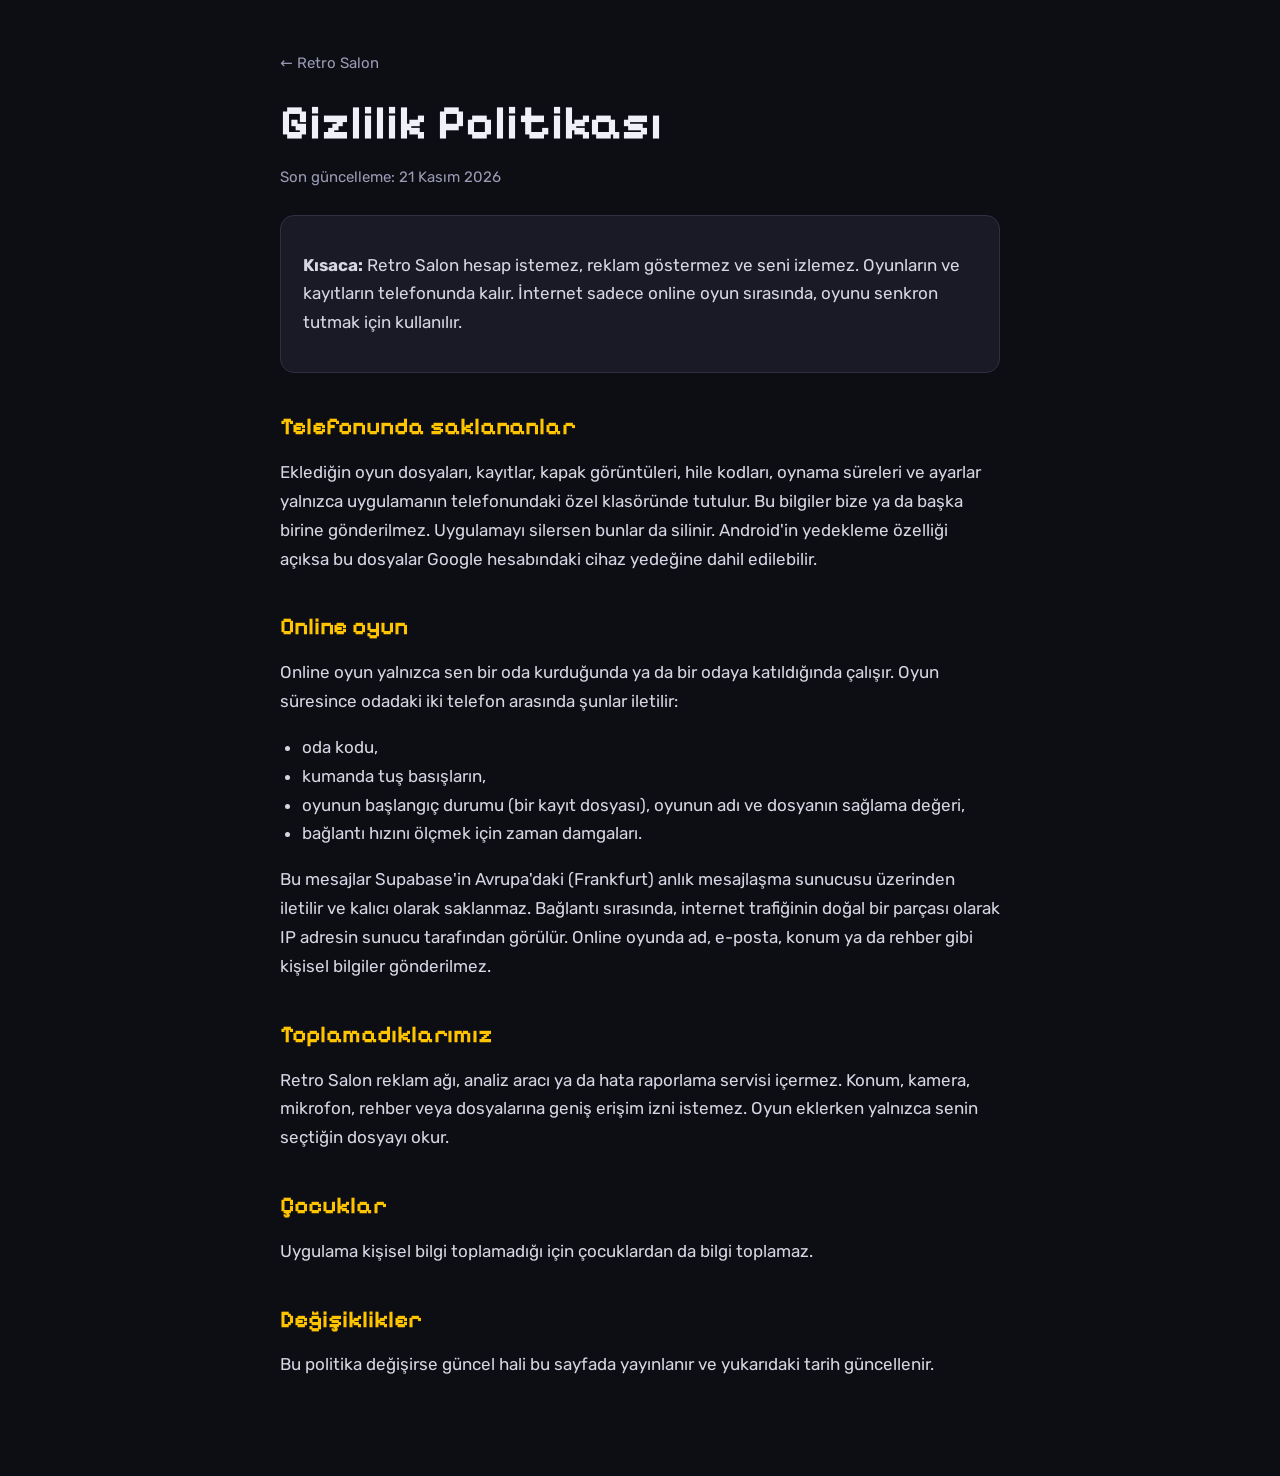
<file: website/gizlilik.html>
<!doctype html>
<html lang="tr">
<head>
<meta charset="utf-8">
<meta name="viewport" content="width=device-width, initial-scale=1, viewport-fit=cover">
<title>Gizlilik Politikası · Retro Salon</title>
<meta name="description" content="Retro Salon gizlilik politikası.">
<meta name="theme-color" content="#0d0d14">
<link rel="icon" href="/assets/favicon.png">
<link rel="stylesheet" href="https://fonts.googleapis.com/css2?family=Pixelify+Sans:wght@700&family=Rubik:wght@400;500;700&display=swap">
<style>
:root { --bg:#0d0d14; --surface:#1a1a26; --line:#2f2f44; --text:#f0f0f8; --dim:#9a9ab4; --red:#e63946; --gold:#ffc400; color-scheme: dark; }
* { box-sizing: border-box; }
body { margin:0; background:var(--bg); color:var(--text); font:400 17px/1.7 "Rubik", system-ui, sans-serif; }
main { max-width: 760px; margin: 0 auto; padding-block: 48px 80px; padding-left: max(20px, env(safe-area-inset-left, 0px)); padding-right: max(20px, env(safe-area-inset-right, 0px)); }
a { color: var(--gold); }
.back { color: var(--dim); text-decoration: none; font-size: 15px; }
h1, h2 { font-family: "Pixelify Sans", "Courier New", monospace; line-height: 1.15; text-wrap: balance; }
h1 { font-size: clamp(34px, 6vw, 48px); margin: 18px 0 6px; }
h2 { font-size: 24px; margin: 40px 0 8px; color: var(--gold); }
p, li { color: #d6d6e4; }
.meta { color: var(--dim); font-size: 15px; }
.box { background: var(--surface); border: 1px solid var(--line); border-radius: 14px; padding: 18px 22px; margin-top: 24px; }
ul { padding-left: 22px; }
</style>
</head>
<body>
<main>
  <a class="back" href="/">← Retro Salon</a>
  <h1>Gizlilik Politikası</h1>
  <p class="meta">Son güncelleme: 21 Kasım 2026</p>

  <div class="box"><p><strong>Kısaca:</strong> Retro Salon hesap istemez, reklam göstermez ve seni izlemez. Oyunların ve kayıtların telefonunda kalır. İnternet sadece online oyun sırasında, oyunu senkron tutmak için kullanılır.</p></div>

  <h2>Telefonunda saklananlar</h2>
  <p>Eklediğin oyun dosyaları, kayıtlar, kapak görüntüleri, hile kodları, oynama süreleri ve ayarlar yalnızca uygulamanın telefonundaki özel klasöründe tutulur. Bu bilgiler bize ya da başka birine gönderilmez. Uygulamayı silersen bunlar da silinir. Android'in yedekleme özelliği açıksa bu dosyalar Google hesabındaki cihaz yedeğine dahil edilebilir.</p>

  <h2>Online oyun</h2>
  <p>Online oyun yalnızca sen bir oda kurduğunda ya da bir odaya katıldığında çalışır. Oyun süresince odadaki iki telefon arasında şunlar iletilir:</p>
  <ul>
    <li>oda kodu,</li>
    <li>kumanda tuş basışların,</li>
    <li>oyunun başlangıç durumu (bir kayıt dosyası), oyunun adı ve dosyanın sağlama değeri,</li>
    <li>bağlantı hızını ölçmek için zaman damgaları.</li>
  </ul>
  <p>Bu mesajlar Supabase'in Avrupa'daki (Frankfurt) anlık mesajlaşma sunucusu üzerinden iletilir ve kalıcı olarak saklanmaz. Bağlantı sırasında, internet trafiğinin doğal bir parçası olarak IP adresin sunucu tarafından görülür. Online oyunda ad, e-posta, konum ya da rehber gibi kişisel bilgiler gönderilmez.</p>

  <h2>Toplamadıklarımız</h2>
  <p>Retro Salon reklam ağı, analiz aracı ya da hata raporlama servisi içermez. Konum, kamera, mikrofon, rehber veya dosyalarına geniş erişim izni istemez. Oyun eklerken yalnızca senin seçtiğin dosyayı okur.</p>

  <h2>Çocuklar</h2>
  <p>Uygulama kişisel bilgi toplamadığı için çocuklardan da bilgi toplamaz.</p>

  <h2>Değişiklikler</h2>
  <p>Bu politika değişirse güncel hali bu sayfada yayınlanır ve yukarıdaki tarih güncellenir.</p>
</main>
</body>
</html>
</file>
